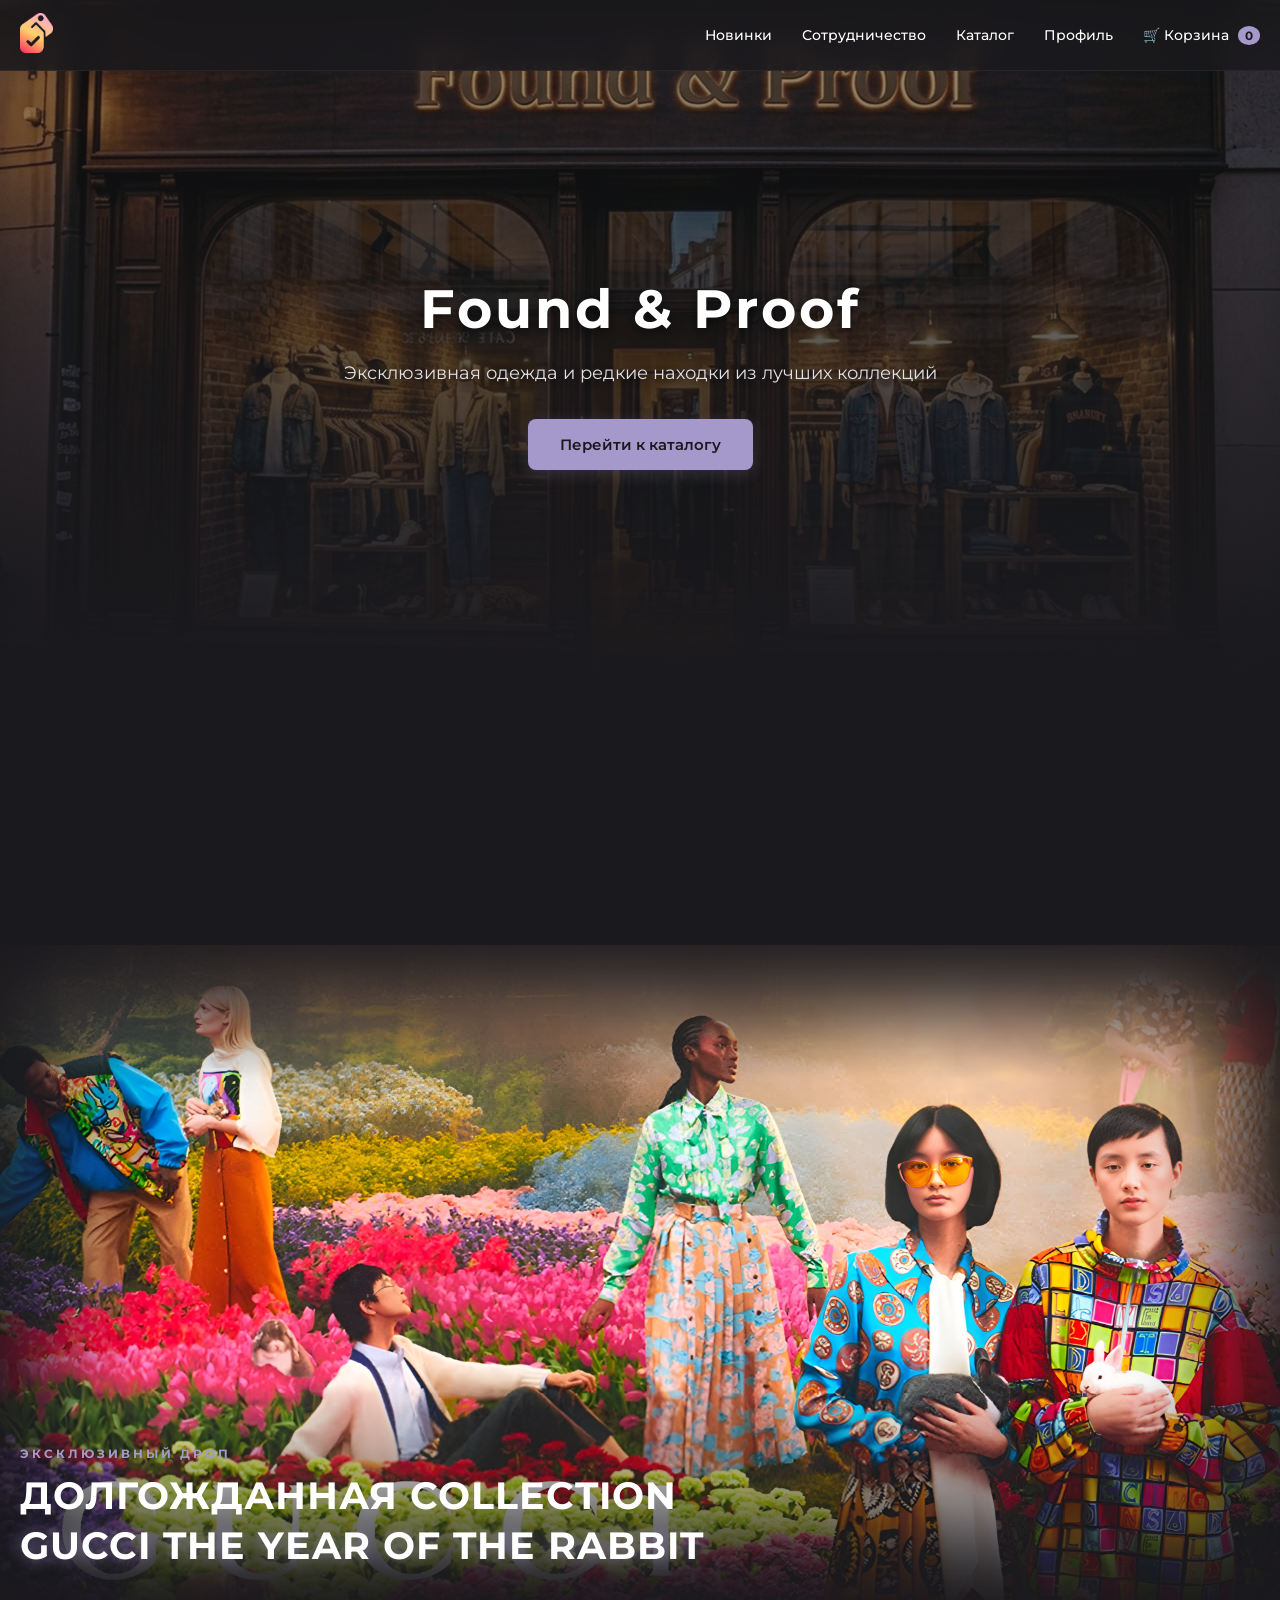
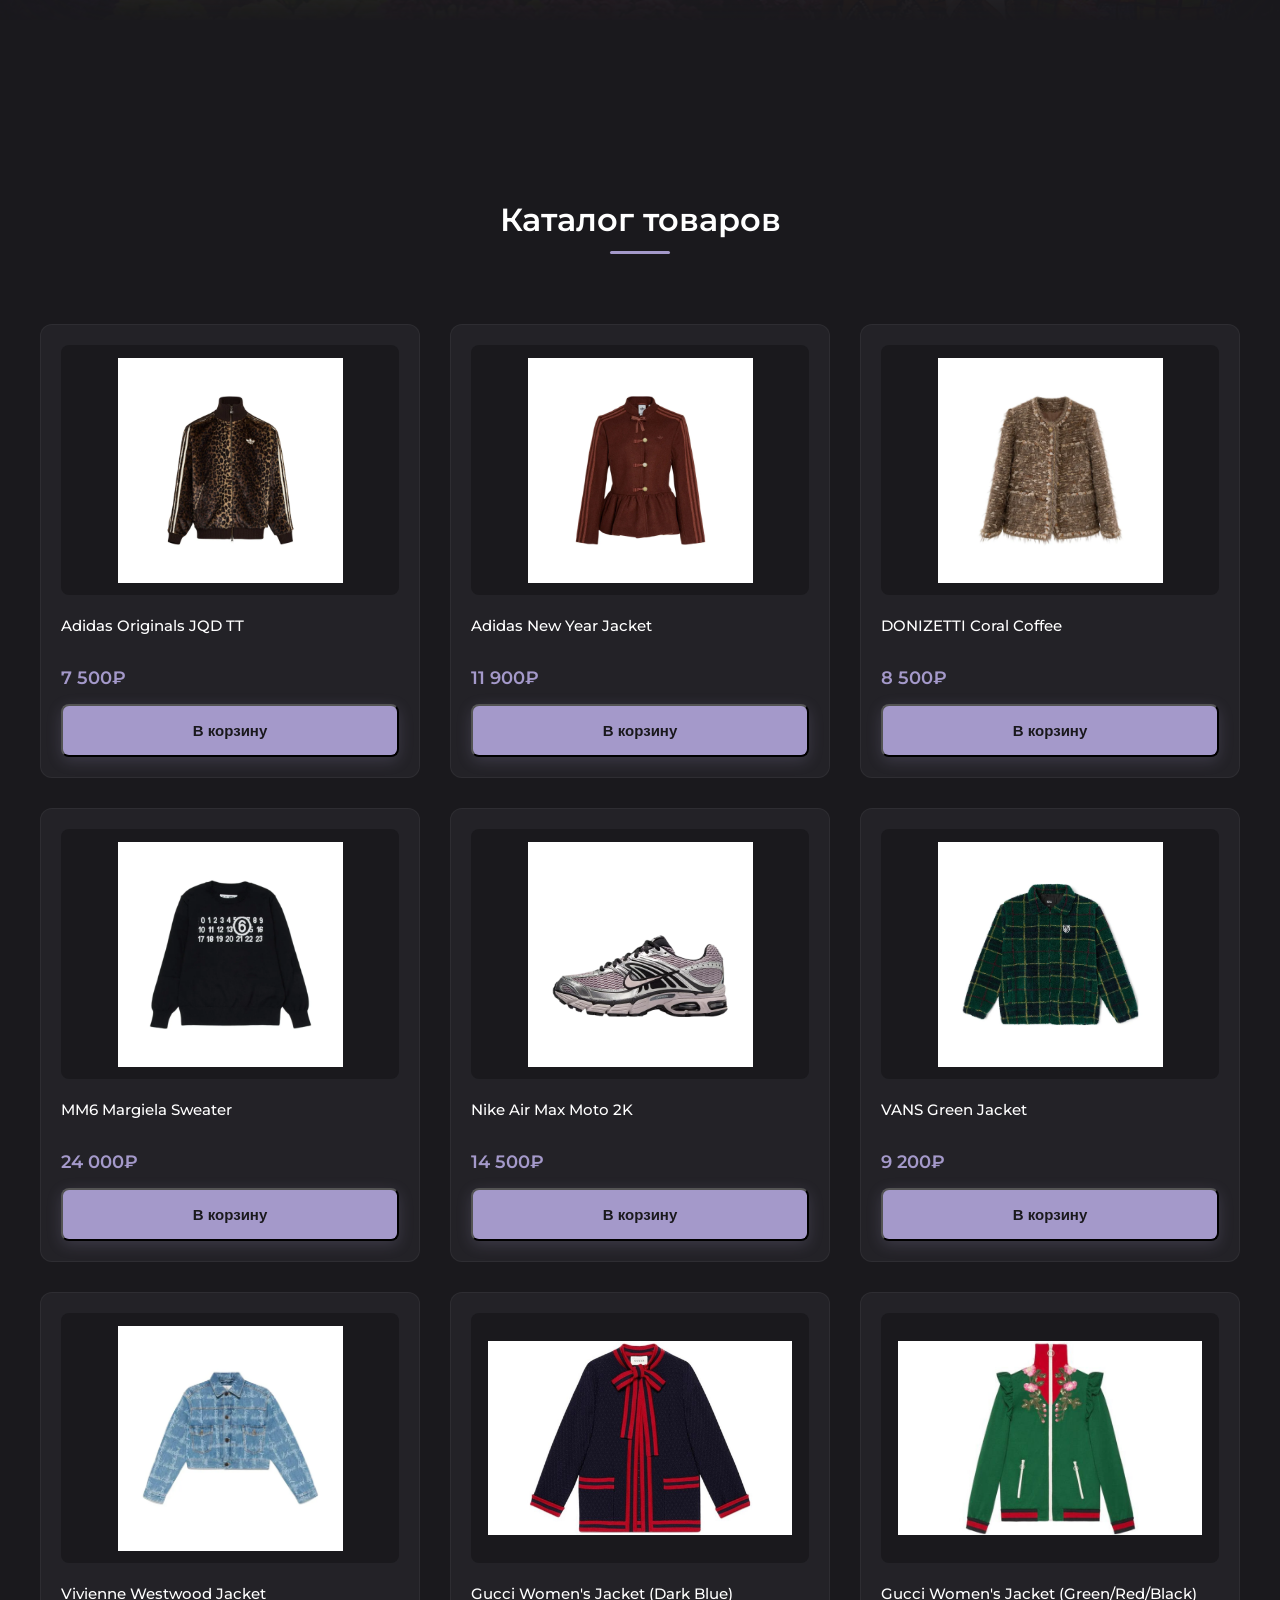
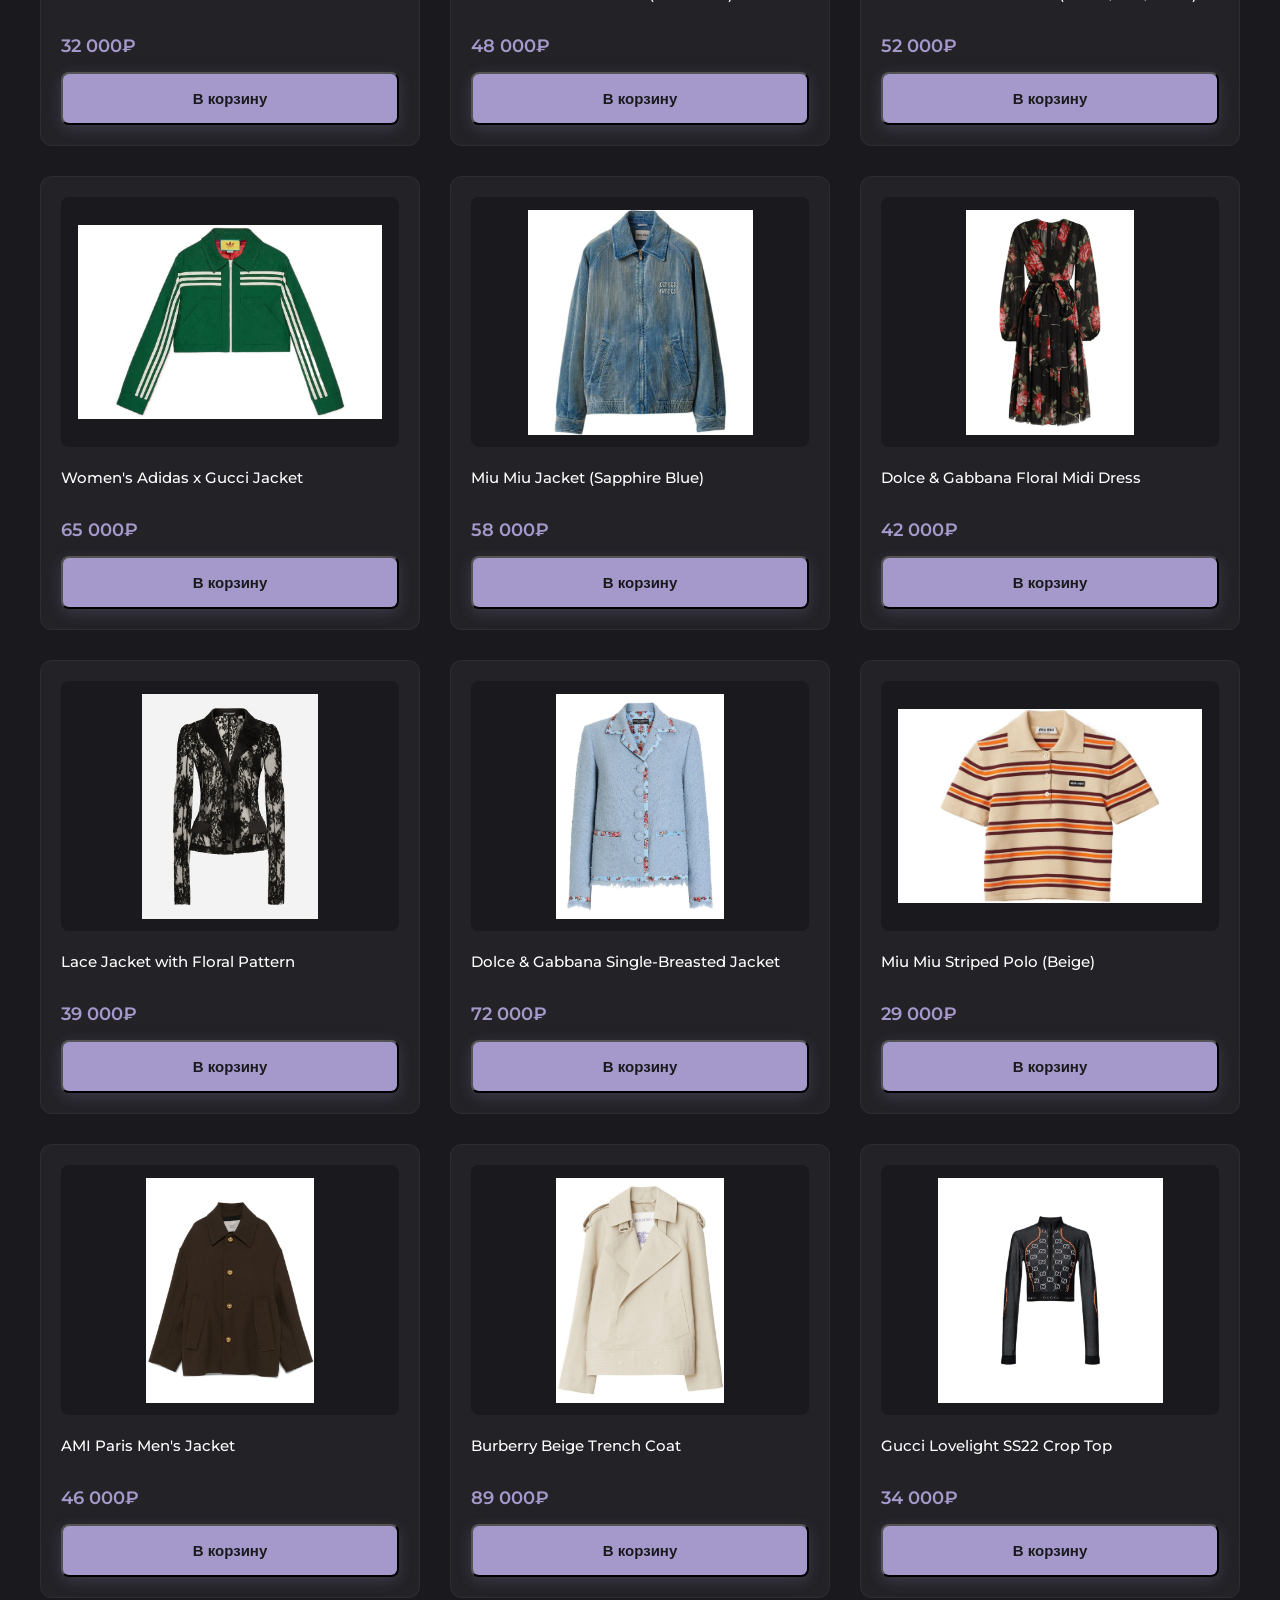
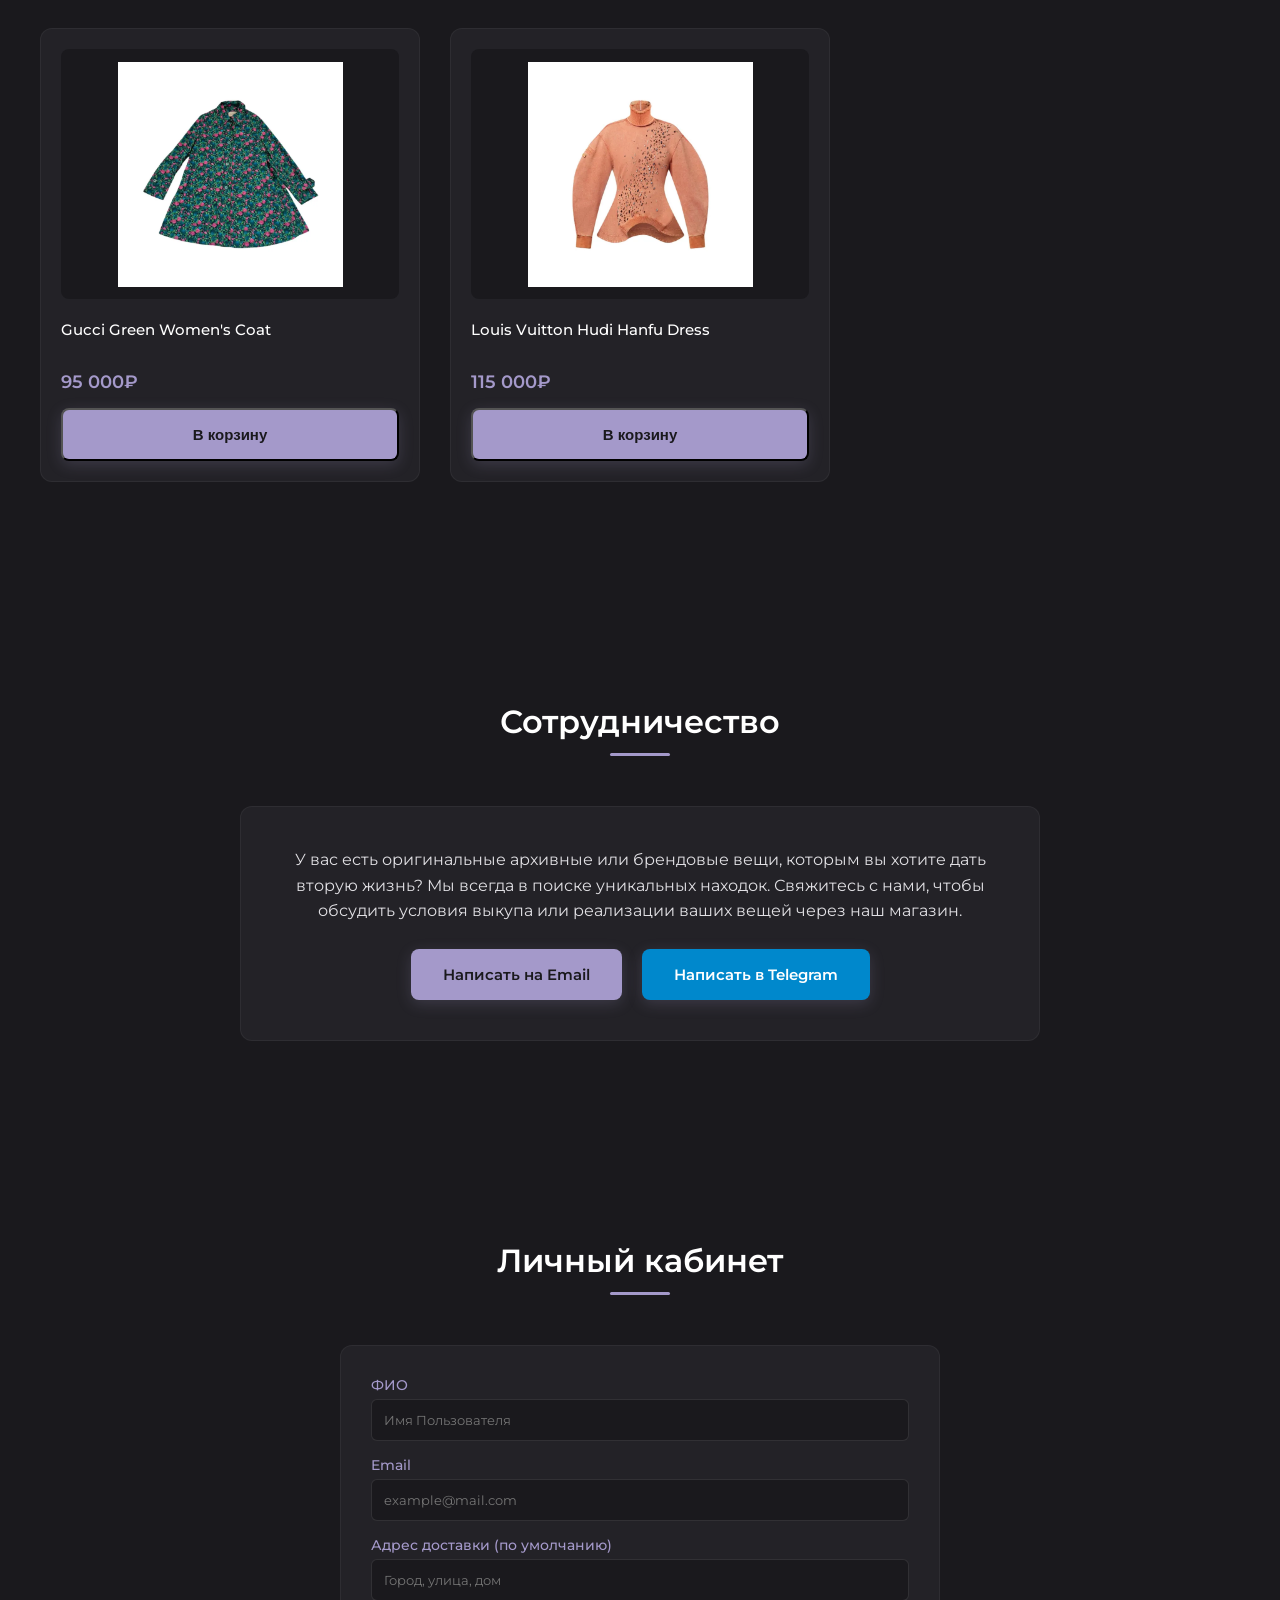
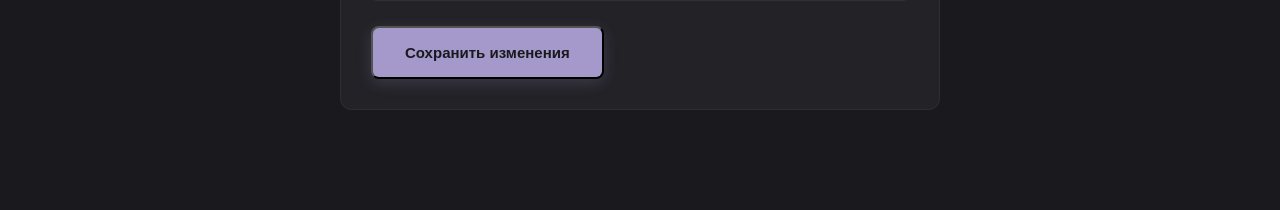
<file: index.html>
<!DOCTYPE html>
<html lang="ru">
<head>
    <meta charset="UTF-8">
    <meta name="viewport" content="width=device-width, initial-scale=1.0">
    <title>Found & Proof | Главная</title>
    <link rel="shortcut icon" href="logo.png" type="image/jpeg">
    <link rel="stylesheet" href="style.css">
    <link href="https://fonts.googleapis.com/css2?family=Montserrat:wght@400;500;600;700&display=swap" rel="stylesheet">
</head>
<body>

    <header class="header">
        <div class="container header-container">
            <div class="logo">
                <img src="logo.png" alt="Found & Proof" class="logo-img">
            </div>
            <nav class="nav">
                <a href="#new" class="nav-link">Новинки</a>
                <a href="#coop" class="nav-link">Сотрудничество</a>
                <a href="#catalog" class="nav-link">Каталог</a>
                <a href="#profile" class="nav-link">Профиль</a>
                <a href="cart.html" class="nav-link">🛒 Корзина <span id="cart-badge" class="cart-badge">0</span></a>
            </nav>
        </div>
    </header>

    <section class="hero">
        <div class="hero-bg" style="background-image: url('img/showroom.jpg');"></div>
        <div class="hero-overlay"></div>
        <div class="container hero-content">
            <h1>Found & Proof</h1>
            <p>Эксклюзивная одежда и редкие находки из лучших коллекций</p>
            <a href="#catalog" class="btn">Перейти к каталогу</a>
        </div>
    </section>


    <section id="new" style="position: relative; width: 100%; height: 75vh; overflow: hidden; background-color: #1a191d; margin-top: 30vh; margin-bottom: 80px;">
        <div style="
            width: 100%;
            height: 100%;
            background-image: url('collecthionGUCCI.png');
            background-size: cover;
            background-position: center;
            position: absolute;
            top: 0;
            left: 0;
            z-index: 1;
        "></div>

        <div style="
            position: absolute;
            top: 0;
            left: 0;
            width: 100%;
            height: 100%;
            z-index: 2;
            box-shadow: inset 0 0 100px 50px #1a191d;
            background: linear-gradient(to top, rgba(26, 25, 29, 0.95) 0%, rgba(26, 25, 29, 0) 35%),
                        linear-gradient(to bottom, rgba(26, 25, 29, 0.6) 0%, rgba(26, 25, 29, 0) 20%);
        "></div>

        <div class="container" style="position: relative; height: 100%; z-index: 3; display: flex; align-items: flex-end; padding-bottom: 50px;">
            <div style="max-width: 800px; text-align: left;">
                <span style="color: #a499ca; text-transform: uppercase; font-size: 12px; font-weight: 700; letter-spacing: 3px; display: inline-block; margin-bottom: 10px;">Эксклюзивный дроп</span>
                <h2 style="color: #ffffff; font-size: 38px; font-weight: 700; line-height: 1.3; text-transform: uppercase; letter-spacing: 1px; margin: 0;">
                    Долгожданная collection <br><span style="color: #fff; text-shadow: 0 0 15px rgba(164,153,202,0.6);">Gucci the Year of the Rabbit</span>
                </h2>
            </div>
        </div>
    </section>

    <section id="catalog" class="catalog">
        <div class="container">
            <h2>Каталог товаров</h2>
            <div class="cards">

                <div class="card">
                    <div class="card-img-wrap">
                        <div class="slider-wrapper">
                            <img src="img/AdidasOriginalsJQDTTTRACKTOP/imeg1.webp" class="active">
                            <img src="img/AdidasOriginalsJQDTTTRACKTOP/imeg2.webp">
                        </div>
                        <button class="slider-btn prev-btn">&lt;</button>
                        <button class="slider-btn next-btn">&gt;</button>
                    </div>
                    <h3>Adidas Originals JQD TT</h3>
                    <p class="price">7 500₽</p>
                    <button class="btn" onclick="addToCart('Adidas Originals JQD', 7500)">В корзину</button>
                </div>

                <div class="card">
                    <div class="card-img-wrap">
                        <div class="slider-wrapper">
                            <img src="img/AdidasOriginalsNewYearJacketForWomen/imeg1.webp" class="active">
                            <img src="img/AdidasOriginalsNewYearJacketForWomen/imeg2.webp">
                        </div>
                        <button class="slider-btn prev-btn">&lt;</button>
                        <button class="slider-btn next-btn">&gt;</button>
                    </div>
                    <h3>Adidas New Year Jacket</h3>
                    <p class="price">11 900₽</p>
                    <button class="btn" onclick="addToCart('Adidas New Year', 11900)">В корзину</button>
                </div>

                <div class="card">
                    <div class="card-img-wrap">
                        <div class="slider-wrapper">
                            <img src="img/DONIZETTICoralCoffeeWomen/imeg1.webp" class="active">
                        </div>
                        <button class="slider-btn prev-btn">&lt;</button>
                        <button class="slider-btn next-btn">&gt;</button>
                    </div>
                    <h3>DONIZETTI Coral Coffee</h3>
                    <p class="price">8 500₽</p>
                    <button class="btn" onclick="addToCart('DONIZETTI Coral', 8500)">В корзину</button>
                </div>

                <div class="card">
                    <div class="card-img-wrap">
                        <div class="slider-wrapper">
                            <img src="img/MM6MaisonMargielasviter/imeg1.webp" class="active">
                        </div>
                        <button class="slider-btn prev-btn">&lt;</button>
                        <button class="slider-btn next-btn">&gt;</button>
                    </div>
                    <h3>MM6 Margiela Sweater</h3>
                    <p class="price">24 000₽</p>
                    <button class="btn" onclick="onclick=" addToCart('MM6 Margiela', 24000)">В корзину</button>
                </div>

                <div class="card">
                    <div class="card-img-wrap">
                        <div class="slider-wrapper">
                            <img src="img/NikeAirMaxMoto2K/imeg1.webp" class="active">
                            <img src="img/NikeAirMaxMoto2K/imeg2.webp">
                        </div>
                        <button class="slider-btn prev-btn">&lt;</button>
                        <button class="slider-btn next-btn">&gt;</button>
                    </div>
                    <h3>Nike Air Max Moto 2K</h3>
                    <p class="price">14 500₽</p>
                    <button class="btn" onclick="addToCart('Nike Air Max', 14500)">В корзину</button>
                </div>

                <div class="card">
                    <div class="card-img-wrap">
                        <div class="slider-wrapper">
                            <img src="img/VANSgreenjacket/imeg1.webp" class="active">
                            <img src="img/VANSgreenjacket/imeg2.webp">
                        </div>
                        <button class="slider-btn prev-btn">&lt;</button>
                        <button class="slider-btn next-btn">&gt;</button>
                    </div>
                    <h3>VANS Green Jacket</h3>
                    <p class="price">9 200₽</p>
                    <button class="btn" onclick="addToCart('VANS Jacket', 9200)">В корзину</button>
                </div>

                <div class="card">
                    <div class="card-img-wrap">
                        <div class="slider-wrapper">
                            <img src="img/VivienneWestwoodjeansjacket/item1.webp" class="active">
                        </div>
                        <button class="slider-btn prev-btn">&lt;</button>
                        <button class="slider-btn next-btn">&gt;</button>
                    </div>
                    <h3>Vivienne Westwood Jacket</h3>
                    <p class="price">32 000₽</p>
                    <button class="btn" onclick="addToCart('Vivienne Westwood', 32000)">В корзину</button>
                </div>

                <div class="card">
                    <div class="card-img-wrap">
                        <div class="slider-wrapper">
                            <img src="img/Gucci women's jacket, dark blue/imeg1.jpg" class="active">
                        </div>
                        <button class="slider-btn prev-btn">&lt;</button>
                        <button class="slider-btn next-btn">&gt;</button>
                    </div>
                    <h3>Gucci Women's Jacket (Dark Blue)</h3>
                    <p class="price">48 000₽</p>
                    <button class="btn" onclick="addToCart('Gucci Dark Blue Jacket', 48000)">В корзину</button>
                </div>

                <div class="card">
                    <div class="card-img-wrap">
                        <div class="slider-wrapper">
                            <img src="img/Gucci Women's Jacket, Green  Red  Black/imeg1.jpg" class="active">
                        </div>
                        <button class="slider-btn prev-btn">&lt;</button>
                        <button class="slider-btn next-btn">&gt;</button>
                    </div>
                    <h3>Gucci Women's Jacket (Green/Red/Black)</h3>
                    <p class="price">52 000₽</p>
                    <button class="btn" onclick="addToCart('Gucci Colorblock Jacket', 52000)">В корзину</button>
                </div>

                <div class="card">
                    <div class="card-img-wrap">
                        <div class="slider-wrapper">
                            <img src="img/Women's Adidas X Gucci Jacket/imeg1.jpg" class="active">
                        </div>
                        <button class="slider-btn prev-btn">&lt;</button>
                        <button class="slider-btn next-btn">&gt;</button>
                    </div>
                    <h3>Women's Adidas x Gucci Jacket</h3>
                    <p class="price">65 000₽</p>
                    <button class="btn" onclick="addToCart('Adidas x Gucci Jacket', 65000)">В корзину</button>
                </div>

                <div class="card">
                    <div class="card-img-wrap">
                        <div class="slider-wrapper">
                            <img src="img/MIU MIU Women's Jacket in Sapphire Blue/imeg1.jpg" class="active">
                        </div>
                        <button class="slider-btn prev-btn">&lt;</button>
                        <button class="slider-btn next-btn">&gt;</button>
                    </div>
                    <h3>Miu Miu Jacket (Sapphire Blue)</h3>
                    <p class="price">58 000₽</p>
                    <button class="btn" onclick="addToCart('Miu Miu Sapphire Jacket', 58000)">В корзину</button>
                </div>

                <div class="card">
                    <div class="card-img-wrap">
                        <div class="slider-wrapper">
                            <img src="img/Dolce & Gabbana floral midi dress/imeg1.webp" class="active">
                        </div>
                        <button class="slider-btn prev-btn">&lt;</button>
                        <button class="slider-btn next-btn">&gt;</button>
                    </div>
                    <h3>Dolce & Gabbana Floral Midi Dress</h3>
                    <p class="price">42 000₽</p>
                    <button class="btn" onclick="addToCart('D&G Floral Dress', 42000)">В корзину</button>
                </div>

                <div class="card">
                    <div class="card-img-wrap">
                        <div class="slider-wrapper">
                            <img src="img/Lace jacket with floral pattern and satin details by Dolce & Gabbana/imeg1.jpg" class="active">
                        </div>
                        <button class="slider-btn prev-btn">&lt;</button>
                        <button class="slider-btn next-btn">&gt;</button>
                    </div>
                    <h3>Lace Jacket with Floral Pattern</h3>
                    <p class="price">39 000₽</p>
                    <button class="btn" onclick="addToCart('Lace Floral Jacket', 39000)">В корзину</button>
                </div>

                <div class="card">
                    <div class="card-img-wrap">
                        <div class="slider-wrapper">
                            <img src="img/Dolce & Gabbana Single-Breasted Rachel Basketweave/imeg1.webp" class="active">
                        </div>
                        <button class="slider-btn prev-btn">&lt;</button>
                        <button class="slider-btn next-btn">&gt;</button>
                    </div>
                    <h3>Dolce & Gabbana Single-Breasted Jacket</h3>
                    <p class="price">72 000₽</p>
                    <button class="btn" onclick="addToCart('D&G Single-Breasted', 72000)">В корзину</button>
                </div>

                <div class="card">
                    <div class="card-img-wrap">
                        <div class="slider-wrapper">
                            <img src="img/Miu Miu Polo Women's Striped, Beige/imeg1.jpg" class="active">
                        </div>
                        <button class="slider-btn prev-btn">&lt;</button>
                        <button class="slider-btn next-btn">&gt;</button>
                    </div>
                    <h3>Miu Miu Striped Polo (Beige)</h3>
                    <p class="price">29 000₽</p>
                    <button class="btn" onclick="addToCart('Miu Miu Striped Polo', 29000)">В корзину</button>
                </div>

                <div class="card">
                    <div class="card-img-wrap">
                        <div class="slider-wrapper">
                            <img src="img/AMI Paris men's jacket made of Virginia wool/imeg1.jpg" class="active">
                        </div>
                        <button class="slider-btn prev-btn">&lt;</button>
                        <button class="slider-btn next-btn">&gt;</button>
                    </div>
                    <h3>AMI Paris Men's Jacket</h3>
                    <p class="price">46 000₽</p>
                    <button class="btn" onclick="addToCart('AMI Paris Jacket', 46000)">В корзину</button>
                </div>

                <div class="card">
                    <div class="card-img-wrap">
                        <div class="slider-wrapper">
                            <img src="img/Burberry beige trench coat with a misaligned clasp/imeg1.jpg" class="active">
                        </div>
                        <button class="slider-btn prev-btn">&lt;</button>
                        <button class="slider-btn next-btn">&gt;</button>
                    </div>
                    <h3>Burberry Beige Trench Coat</h3>
                    <p class="price">89 000₽</p>
                    <button class="btn" onclick="addToCart('Burberry Trench Coat', 89000)">В корзину</button>
                </div>

                <div class="card">
                    <div class="card-img-wrap">
                        <div class="slider-wrapper">
                            <img src="img/GUCCILovelightSS22CropTopWomen'sBlack/imag1.webp" class="active">
                        </div>
                        <button class="slider-btn prev-btn">&lt;</button>
                        <button class="slider-btn next-btn">&gt;</button>
                    </div>
                    <h3>Gucci Lovelight SS22 Crop Top</h3>
                    <p class="price">34 000₽</p>
                    <button class="btn" onclick="addToCart('Gucci Crop Top', 34000)">В корзину</button>
                </div>

                <div class="card">
                    <div class="card-img-wrap">
                        <div class="slider-wrapper">
                            <img src="img/GUCCI Green Women's Coat/imag1.webp" class="active">
                        </div>
                        <button class="slider-btn prev-btn">&lt;</button>
                        <button class="slider-btn next-btn">&gt;</button>
                    </div>
                    <h3>Gucci Green Women's Coat</h3>
                    <p class="price">95 000₽</p>
                    <button class="btn" onclick="addToCart('Gucci Green Coat', 95000)">В корзину</button>
                </div>

                <div class="card">
                    <div class="card-img-wrap">
                        <div class="slider-wrapper">
                            <img src="img/LOUISVUITTONHudiHanfuDressforWomen/imag1.webp" class="active">
                        </div>
                        <button class="slider-btn prev-btn">&lt;</button>
                        <button class="slider-btn next-btn">&gt;</button>
                    </div>
                    <h3>Louis Vuitton Hudi Hanfu Dress</h3>
                    <p class="price">115 000₽</p>
                    <button class="btn" onclick="addToCart('LV Hanfu Dress', 115000)">В корзину</button>
                </div>
            </div>
        </div>
    </section>

    <section id="coop" class="catalog">
        <div class="container">
            <h2>Сотрудничество</h2>
            <div class="coop-wrap" style="background: #232227; padding: 40px; border-radius: 12px; border: 1px solid rgba(255,255,255,0.05); text-align: center; max-width: 800px; margin: 0 auto;">
                <p style="line-height: 1.6; margin-bottom: 25px; color: #e1e0e4; font-size: 16px;">
                    У вас есть оригинальные архивные или брендовые вещи, которым вы хотите дать вторую жизнь? Мы всегда в поиске уникальных находок. Свяжитесь с нами, чтобы обсудить условия выкупа или реализации ваших вещей через наш магазин.
                </p>
                <div class="coop-buttons" style="display: flex; justify-content: center; gap: 20px; flex-wrap: wrap;">
                    <a href="mailto:contact@foundandproof.ru" class="btn">Написать на Email</a>
                    <a href="https://t.me/your_telegram" target="_blank" class="btn" style="background-color: #0088cc; color: #fff;">Написать в Telegram</a>
                </div>
            </div>
        </div>
    </section>

    <section id="profile" class="catalog">
        <div class="container">
            <h2>Личный кабинет</h2>
            <form class="profile-form" style="display: flex; flex-direction: column; gap: 15px; background: #232227; padding: 30px; border-radius: 12px; max-width: 600px; margin: 0 auto; border: 1px solid rgba(255,255,255,0.05);">
                <div style="display: flex; flex-direction: column; gap: 5px;">
                    <label style="color: #a499ca; font-size: 14px; font-weight: 500; text-align: left;">ФИО</label>
                    <input type="text" placeholder="Имя Пользователя" style="padding: 12px; background: #1a191d; border: 1px solid rgba(255,255,255,0.1); border-radius: 6px; color: #fff; font-family: inherit; outline: none;">
                </div>

                <div style="display: flex; flex-direction: column; gap: 5px;">
                    <label style="color: #a499ca; font-size: 14px; font-weight: 500; text-align: left;">Email</label>
                    <input type="email" placeholder="example@mail.com" style="padding: 12px; background: #1a191d; border: 1px solid rgba(255,255,255,0.1); border-radius: 6px; color: #fff; font-family: inherit; outline: none;">
                </div>

                <div style="display: flex; flex-direction: column; gap: 5px;">
                    <label style="color: #a499ca; font-size: 14px; font-weight: 500; text-align: left;">Адрес доставки (по умолчанию)</label>
                    <input type="text" placeholder="Город, улица, дом" style="padding: 12px; background: #1a191d; border: 1px solid rgba(255,255,255,0.1); border-radius: 6px; color: #fff; font-family: inherit; outline: none;">
                </div>

                <button type="button" class="btn" style="margin-top: 10px; align-self: flex-start;" onclick="alert('Данные успешно сохранены!')">Сохранить изменения</button>
            </form>
        </div>
    </section>

    <script src="script.js"></script>
</body>
</html>
</file>
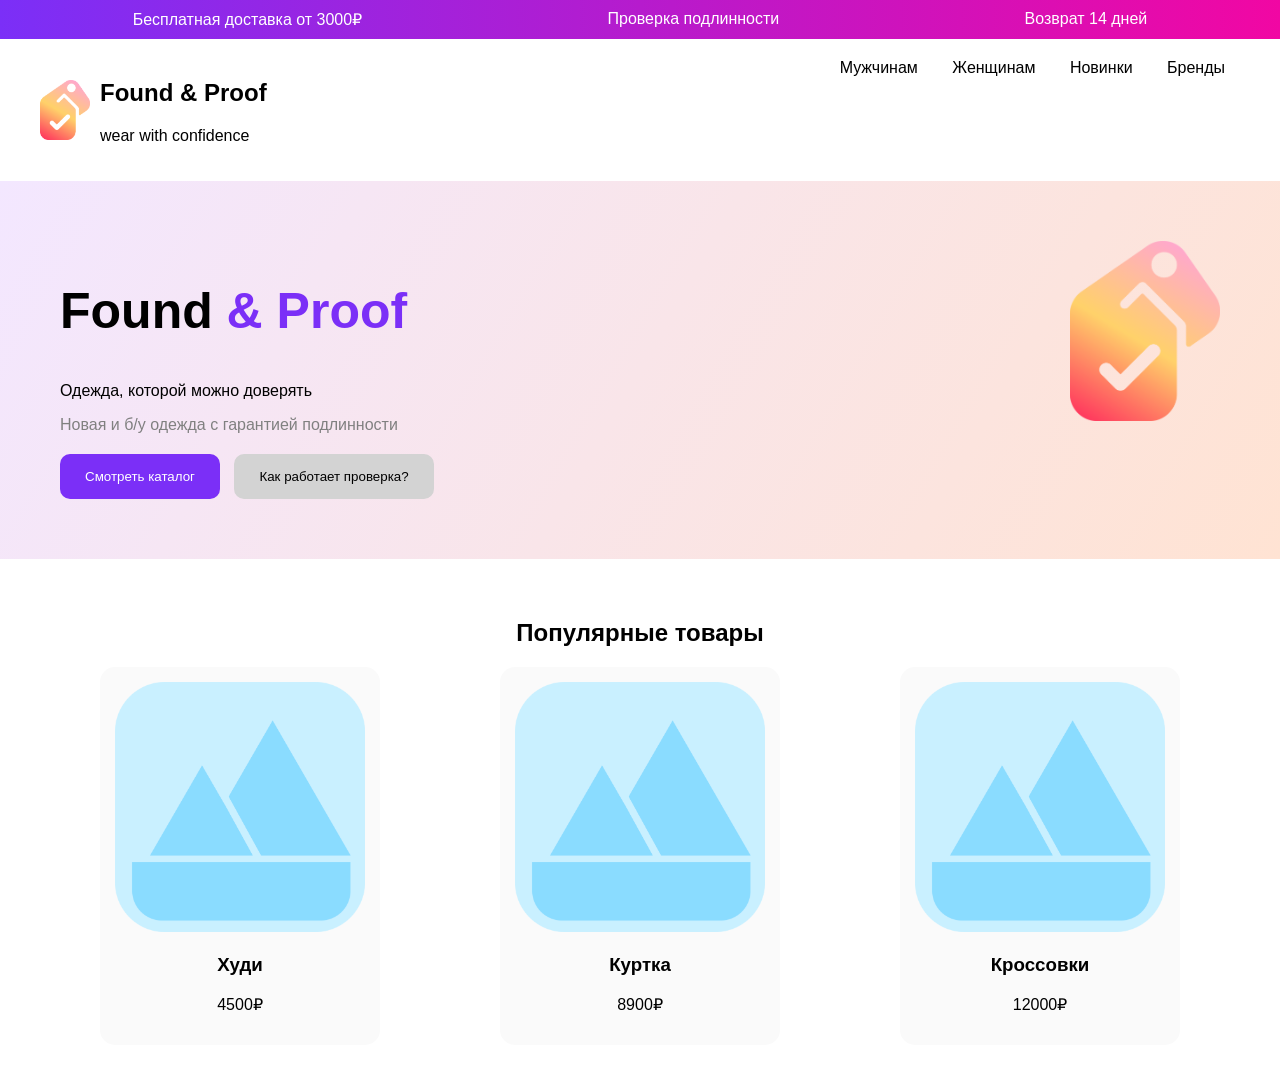
<file: project/index.html>
<!DOCTYPE html>
<html lang="ru">
<head>
    <meta charset="UTF-8">
    <title>Found & Proof</title>
    <link rel="stylesheet" href="style.css">
</head>
<body>

    <!-- Верхняя панель -->
    <div class="top-bar">
        <span>Бесплатная доставка от 3000₽</span>
        <span>Проверка подлинности</span>
        <span>Возврат 14 дней</span>
    </div>

    <!-- Шапка -->
    <header class="header">
        <div class="logo">
            <img src="logo.png" alt="logo">
            <div>
                <h2>Found & Proof</h2>
                <p>wear with confidence</p>
            </div>
        </div>

        <nav>
            <a href="#">Мужчинам</a>
            <a href="#">Женщинам</a>
            <a href="#">Новинки</a>
            <a href="#">Бренды</a>
        </nav>
    </header>

    <!-- Главный блок -->
    <section class="hero">
        <div class="hero-text">
            <h1>Found <span>& Proof</span></h1>
            <p>Одежда, которой можно доверять</p>
            <p class="sub">
                Новая и б/у одежда с гарантией подлинности
            </p>

            <div class="buttons">
                <button class="btn-main">Смотреть каталог</button>
                <button class="btn-secondary">Как работает проверка?</button>
            </div>
        </div>

        <div class="hero-logo">
            <img src="logo.png">
        </div>
    </section>

    <!-- Каталог -->
    <section class="catalog">
        <h2>Популярные товары</h2>

        <div class="cards">

            <div class="card">
                <img src="photo.png">
                <h3>Худи</h3>
                <p>4500₽</p>
            </div>

            <div class="card">
                <img src="photo.png">
                <h3>Куртка</h3>
                <p>8900₽</p>
            </div>

            <div class="card">
                <img src="photo.png">
                <h3>Кроссовки</h3>
                <p>12000₽</p>
            </div>

        </div>
    </section>

</body>
</html>
</file>
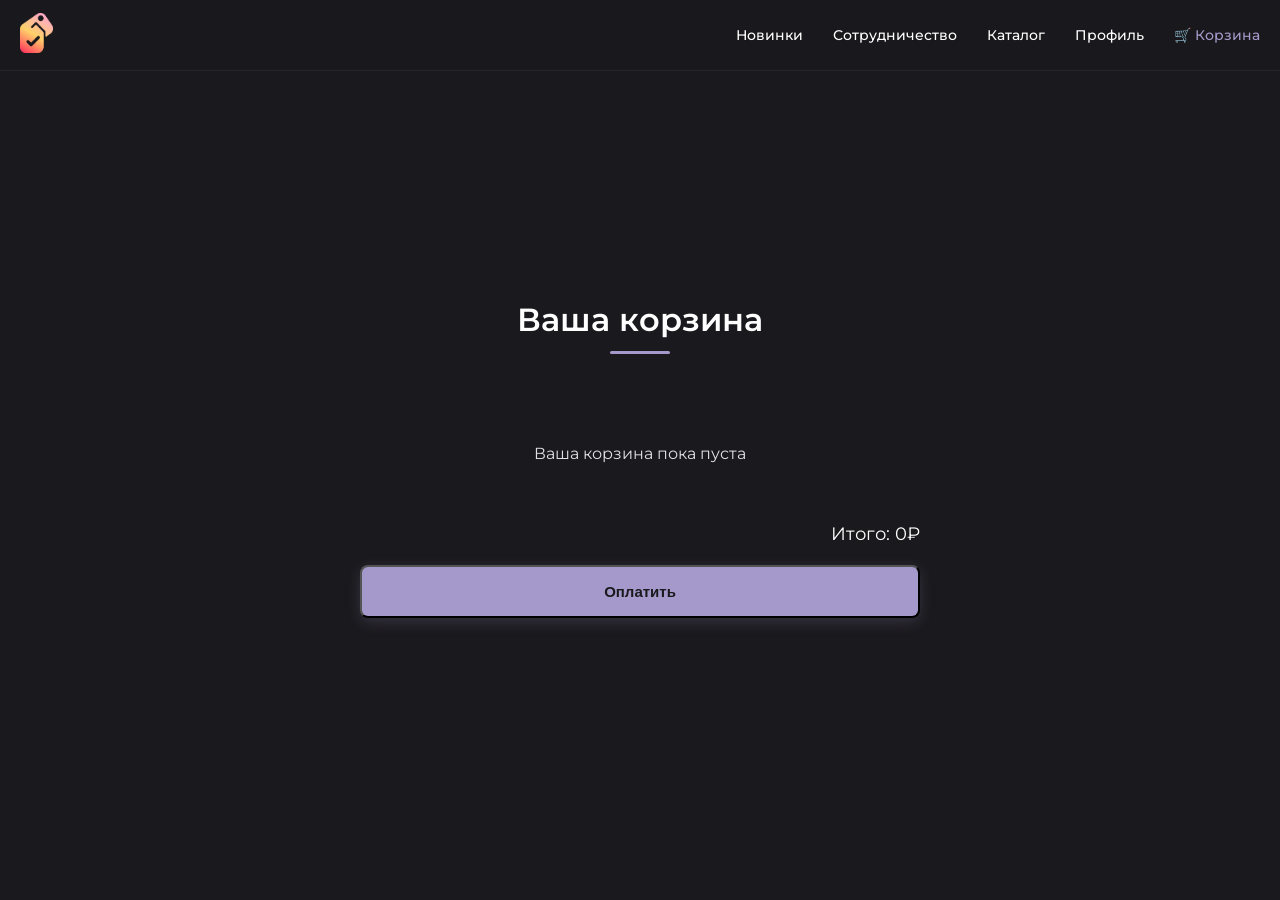
<file: cart.html>
﻿<!DOCTYPE html>
<html lang="ru">
<head>
    <meta charset="UTF-8">
    <meta name="viewport" content="width=device-width, initial-scale=1.0">
    <title>Корзина | Found & Proof</title>
    <link rel="shortcut icon" href="logo.png" type="image/jpeg">
    <link rel="stylesheet" href="style.css">
    <link href="https://fonts.googleapis.com/css2?family=Montserrat:wght@400;500;600;700&display=swap" rel="stylesheet">
</head>
<body style="padding-top: 80px;">

    <header class="header">
        <div class="container header-container">
            <div class="logo">
                <a href="index.html">
                    <img src="logo.png" alt="Found & Proof" class="logo-img">
                </a>
            </div>
            <nav class="nav">
                <a href="index.html#new" class="nav-link">Новинки</a>
                <a href="index.html#coop" class="nav-link">Сотрудничество</a>
                <a href="index.html#catalog" class="nav-link">Каталог</a>
                <a href="index.html#profile" class="nav-link">Профиль</a>
                <a href="cart.html" class="nav-link" style="color: #a499ca;">🛒 Корзина</a>
            </nav>
        </div>
    </header>

    <section class="catalog">
        <div class="container" style="margin-top: 120px; max-width: 600px;">
            <h2>Ваша корзина</h2>

            <div id="cart-items"></div>

            <div class="cart-total" style="margin-top: 20px; font-size: 18px; text-align: right;">
                Итого: <span id="total-price">0</span>₽
            </div>

            <button class="btn" onclick="checkout()" style="width: 100%; margin-top: 20px;">Оплатить</button>
        </div>

        <script src="script.js"></script>
</body>
</html>
</file>
<file: style.css>
* {
    margin: 0;
    padding: 0;
    box-sizing: border-box;
}

body {
    background-color: #1a191d;
    color: #ffffff;
    font-family: 'Montserrat', sans-serif;
    overflow-x: hidden;
    scroll-behavior: smooth;
}

.container {
    max-width: 1400px;
    margin: 0 auto;
    padding: 0 20px;
}

.header {
    background-color: rgba(26, 25, 29, 0.85);
    backdrop-filter: blur(10px);
    border-bottom: 1px solid rgba(255, 255, 255, 0.05);
    position: fixed;
    top: 0;
    left: 0;
    width: 100%;
    z-index: 100;
}

.header-container {
    display: flex;
    justify-content: space-between;
    align-items: center;
    height: 70px;
}

.logo-img {
    height: 40px;
    object-fit: contain;
}

.nav {
    display: flex;
    align-items: center;
    gap: 30px;
}

.nav-link {
    color: #ffffff;
    text-decoration: none;
    font-size: 14px;
    font-weight: 500;
    transition: color 0.3s ease;
}

    .nav-link:hover {
        color: #a499ca;
    }

.profile-icon {
    width: 24px;
    height: 24px;
    object-fit: contain;
    transition: transform 0.3s ease;
}

.profile-link:hover .profile-icon {
    transform: scale(1.1);
}

.hero {
    position: relative;
    height: 75vh;
    min-height: 500px;
    display: flex;
    align-items: center;
    justify-content: center;
    text-align: center;
    padding-top: 70px;
}

.hero-bg {
    position: absolute;
    top: 0;
    left: 0;
    width: 100%;
    height: 100%;
    background-size: cover;
    background-position: center;
    z-index: 1;
}

.hero-overlay {
    position: absolute;
    top: 0;
    left: 0;
    width: 100%;
    height: 100%;
    background: linear-gradient(to bottom, rgba(26, 25, 29, 0.4) 0%, #1a191d 100%);
    z-index: 2;
}

.hero-content {
    position: relative;
    z-index: 10;
    max-width: 750px;
}

.hero h1 {
    font-size: 54px;
    font-weight: 700;
    margin-bottom: 20px;
    letter-spacing: 3px;
    text-shadow: 0 4px 12px rgba(0,0,0,0.5);
}

.hero p {
    font-size: 18px;
    color: #e1e0e4;
    margin-bottom: 35px;
    font-weight: 400;
    text-shadow: 0 2px 6px rgba(0,0,0,0.5);
}

.btn {
    display: inline-block;
    background-color: #a499ca;
    color: #1a191d;
    padding: 16px 32px;
    border-radius: 8px;
    text-decoration: none;
    font-weight: 600;
    font-size: 15px;
    transition: background-color 0.3s ease, transform 0.2s ease, box-shadow 0.3s ease;
    box-shadow: 0 4px 15px rgba(164, 153, 202, 0.2);
}

    .btn:hover {
        background-color: #be8efc;
        transform: translateY(-2px);
        box-shadow: 0 6px 20px rgba(190, 142, 252, 0.4);
    }

.divider-section {
    position: relative;
    padding: 100px 0;
    background-size: cover;
    background-position: center;
    background-attachment: fixed;
    text-align: center;
}

.divider-overlay {
    position: absolute;
    top: 0;
    left: 0;
    width: 100%;
    height: 100%;
    background: rgba(26, 25, 29, 0.8);
    z-index: 1;
}

.divider-content {
    position: relative;
    z-index: 2;
    max-width: 800px;
}

    .divider-content p {
        font-size: 22px;
        font-weight: 500;
        font-style: italic;
        color: #a499ca;
        line-height: 1.6;
    }

.catalog {
    padding: 100px 0;
}

    .catalog h2 {
        font-size: 32px;
        font-weight: 600;
        margin-bottom: 50px;
        text-align: center;
        position: relative;
    }

        .catalog h2::after {
            content: '';
            display: block;
            width: 60px;
            height: 3px;
            background-color: #a499ca;
            margin: 12px auto 0 auto;
            border-radius: 2px;
        }

.cards {
    display: grid;
    grid-template-columns: repeat(3, 1fr);
    gap: 30px;
}

.cards {
    display: grid;
    grid-template-columns: repeat(auto-fill, minmax(300px, 1fr));
    gap: 30px;
    padding: 20px;
}

.card {
    background-color: #232227;
    border: 1px solid rgba(255, 255, 255, 0.05);
    border-radius: 12px;
    padding: 20px;
    display: flex;
    flex-direction: column;
    justify-content: space-between;
    transition: transform 0.3s ease;
}

    .card .btn {
        margin-top: 15px;
        width: 100%;
    }
.card-img-wrap {
    position: relative;
    width: 100%;
    height: 280px;
    background-color: #1a191d;
    border-radius: 8px;
    margin-bottom: 20px;
    overflow: hidden;
    display: flex;
    align-items: center;
    justify-content: center;
}
.card-img-wrap {
    height: 250px;
    display: flex;
    align-items: center;
    justify-content: center;
    overflow: hidden;
}
.slider-wrapper {
    position: relative;
    width: 100%;
    height: 100%;
    display: flex;
    align-items: center;
    justify-content: center;
}

    .slider-wrapper img {
        position: absolute;
        opacity: 0;
        transition: opacity 0.4s ease-in-out;
        width: 90%;
        height: 90%;
        object-fit: contain;
        pointer-events: none;
    }

        .slider-wrapper img.active {
            opacity: 1;
            position: relative;
            pointer-events: auto;
        }

.slider-btn {
    position: absolute;
    top: 50%;
    transform: translateY(-50%);
    background: rgba(35, 34, 39, 0.85);
    color: #ffffff;
    border: 1px solid rgba(255, 255, 255, 0.1);
    width: 36px;
    height: 36px;
    border-radius: 50%;
    cursor: pointer;
    display: flex;
    align-items: center;
    justify-content: center;
    font-family: 'Montserrat', sans-serif;
    font-size: 14px;
    font-weight: 600;
    opacity: 0;
    transition: opacity 0.3s ease, background-color 0.2s ease, transform 0.2s ease;
    z-index: 5;
}

.card-img-wrap:hover .slider-btn {
    opacity: 1;
}

.slider-btn:hover {
    background-color: #a499ca;
    color: #1a191d;
}

.prev-btn {
    left: 12px;
}

.next-btn {
    right: 12px;
}

.slider-btn:active {
    transform: translateY(-50%) scale(0.9);
}

.card-verify-badge {
    position: absolute;
    top: 12px;
    right: 12px;
    width: 20px;
    height: 20px;
    object-fit: contain;
    z-index: 6;
}

.card h3 {
    font-size: 15px;
    font-weight: 500;
    color: #ffffff;
    margin-bottom: 10px;
    line-height: 1.4;
    height: 42px;
    overflow: hidden;
}

.price {
    font-size: 18px;
    font-weight: 600;
    color: #a499ca;
    margin-top: auto;
}

@media (max-width: 992px) {
    .cards {
        grid-template-columns: repeat(2, 1fr);
    }

    .hero h1 {
        font-size: 42px;
    }

    .divider-section {
        background-attachment: scroll;
    }
}

@media (max-width: 600px) {
    .cards {
        grid-template-columns: 1fr;
    }

    .hero h1 {
        font-size: 32px;
    }

    .hero p {
        font-size: 15px;
    }

    .card-img-wrap {
        height: 240px;
    }
}

.profile-form {
    display: flex;
    flex-direction: column;
    gap: 15px;
    background: #232227;
    padding: 30px;
    border-radius: 12px;
    max-width: 600px;
    margin: 0 auto;
    border: 1px solid rgba(255, 255, 255, 0.05);
}

    .profile-form label {
        color: #a499ca;
        font-weight: 500;
        font-size: 14px;
    }

    .profile-form input {
        padding: 14px;
        border-radius: 8px;
        border: 1px solid rgba(255, 255, 255, 0.1);
        background: #1a191d;
        color: #ffffff;
        font-family: 'Montserrat', sans-serif;
        outline: none;
        transition: border-color 0.3s ease;
    }

        .profile-form input:focus {
            border-color: #a499ca;
        }

.coop-wrap {
    text-align: center;
    max-width: 800px;
    margin: 0 auto;
    background-color: #232227;
    padding: 50px 30px;
    border-radius: 12px;
    border: 1px solid rgba(255, 255, 255, 0.05);
}

    .coop-wrap p {
        font-size: 16px;
        color: #e1e0e4;
        margin-bottom: 30px;
        line-height: 1.6;
    }

.coop-buttons {
    display: flex;
    justify-content: center;
    gap: 20px;
    flex-wrap: wrap;
}

.cart-items-container {
    background: #232227;
    padding: 20px 30px;
    border-radius: 12px;
    border: 1px solid rgba(255, 255, 255, 0.05);
}

.cart-item-row {
    display: flex;
    justify-content: space-between;
    align-items: center;
    padding: 15px 0;
    border-bottom: 1px solid rgba(255, 255, 255, 0.1);
    font-size: 16px;
    font-weight: 500;
}

    .cart-item-row:last-child {
        border-bottom: none;
    }

.remove-btn {
    background: rgba(255, 77, 77, 0.1);
    border: none;
    color: #ff4d4d;
    cursor: pointer;
    font-size: 14px;
    width: 32px;
    height: 32px;
    border-radius: 6px;
    transition: background 0.2s ease;
}

    .remove-btn:hover {
        background: rgba(255, 77, 77, 0.2);
    }


.cart-badge {
    background-color: #a499ca;
    color: #1a191d;
    padding: 2px 7px;
    border-radius: 50%;
    font-size: 12px;
    font-weight: 700;
    margin-left: 5px;
    display: inline-block;
    transition: transform 0.2s ease;
}

    .cart-badge.bump {
        transform: scale(1.4);
    }

.cart-item-row {
    display: flex;
    justify-content: space-between;
    align-items: center;
    margin-bottom: 12px;
    padding-bottom: 8px;
    border-bottom: 1px solid rgba(255, 255, 255, 0.05);
    font-size: 14px;
}

.remove-btn {
    background: none;
    border: none;
    color: #ff6b6b;
    cursor: pointer;
    font-weight: 500;
    font-family: 'Montserrat', sans-serif;
    transition: opacity 0.2s;
}

    .remove-btn:hover {
        opacity: 0.7;
        text-decoration: underline;
    }

.toast-notification {
    position: fixed;
    bottom: 20px;
    right: 20px;
    background-color: #232227;
    color: #fff;
    border-left: 4px solid #a499ca;
    padding: 15px 25px;
    border-radius: 8px;
    box-shadow: 0 5px 20px rgba(0,0,0,0.4);
    z-index: 1000;
    font-family: 'Montserrat', sans-serif;
    font-size: 14px;
    transform: translateY(100px);
    opacity: 0;
    transition: transform 0.3s cubic-bezier(0.175, 0.885, 0.32, 1.275), opacity 0.3s ease;
}

    .toast-notification.show {
        transform: translateY(0);
        opacity: 1;
    }
</file>
<file: project/style.css>
body {
    margin: 0;
    font-family: Arial;
    background: #f5f5f5;
}

/* Верхняя панель */
.top-bar {
    display: flex;
    justify-content: space-around;
    padding: 10px;
    color: white;
    background: linear-gradient(90deg, #7b2ff7, #f107a3);
}

/* Шапка */
.header {
    display: flex;
    justify-content: space-between;
    padding: 20px 40px;
    background: white;
}

.logo {
    display: flex;
    align-items: center;
}

    .logo img {
        width: 50px;
        margin-right: 10px;
    }

/* Навигация */
nav a {
    margin: 0 15px;
    text-decoration: none;
    color: black;
}

/* Hero */
.hero {
    display: flex;
    justify-content: space-between;
    padding: 60px;
    background: linear-gradient(120deg, #f3e7ff, #ffe3d3);
}

.hero-text h1 {
    font-size: 50px;
}

.hero-text span {
    color: #7b2ff7;
}

.sub {
    color: gray;
}

.buttons {
    margin-top: 20px;
}

.btn-main {
    padding: 15px 25px;
    border: none;
    background: #7b2ff7;
    color: white;
    border-radius: 10px;
    margin-right: 10px;
}

.btn-secondary {
    padding: 15px 25px;
    border: none;
    background: lightgray;
    border-radius: 10px;
}

/* Логотип справа */
.hero-logo img {
    width: 150px;
}

/* Каталог */
.catalog {
    padding: 40px;
    background: white;
}

    .catalog h2 {
        text-align: center;
    }

.cards {
    display: flex;
    justify-content: space-around;
    margin-top: 20px;
}

.card {
    width: 250px;
    background: #fafafa;
    padding: 15px;
    border-radius: 15px;
    text-align: center;
}

    .card img {
        width: 100%;
        border-radius: 10px;
    }
</file>
